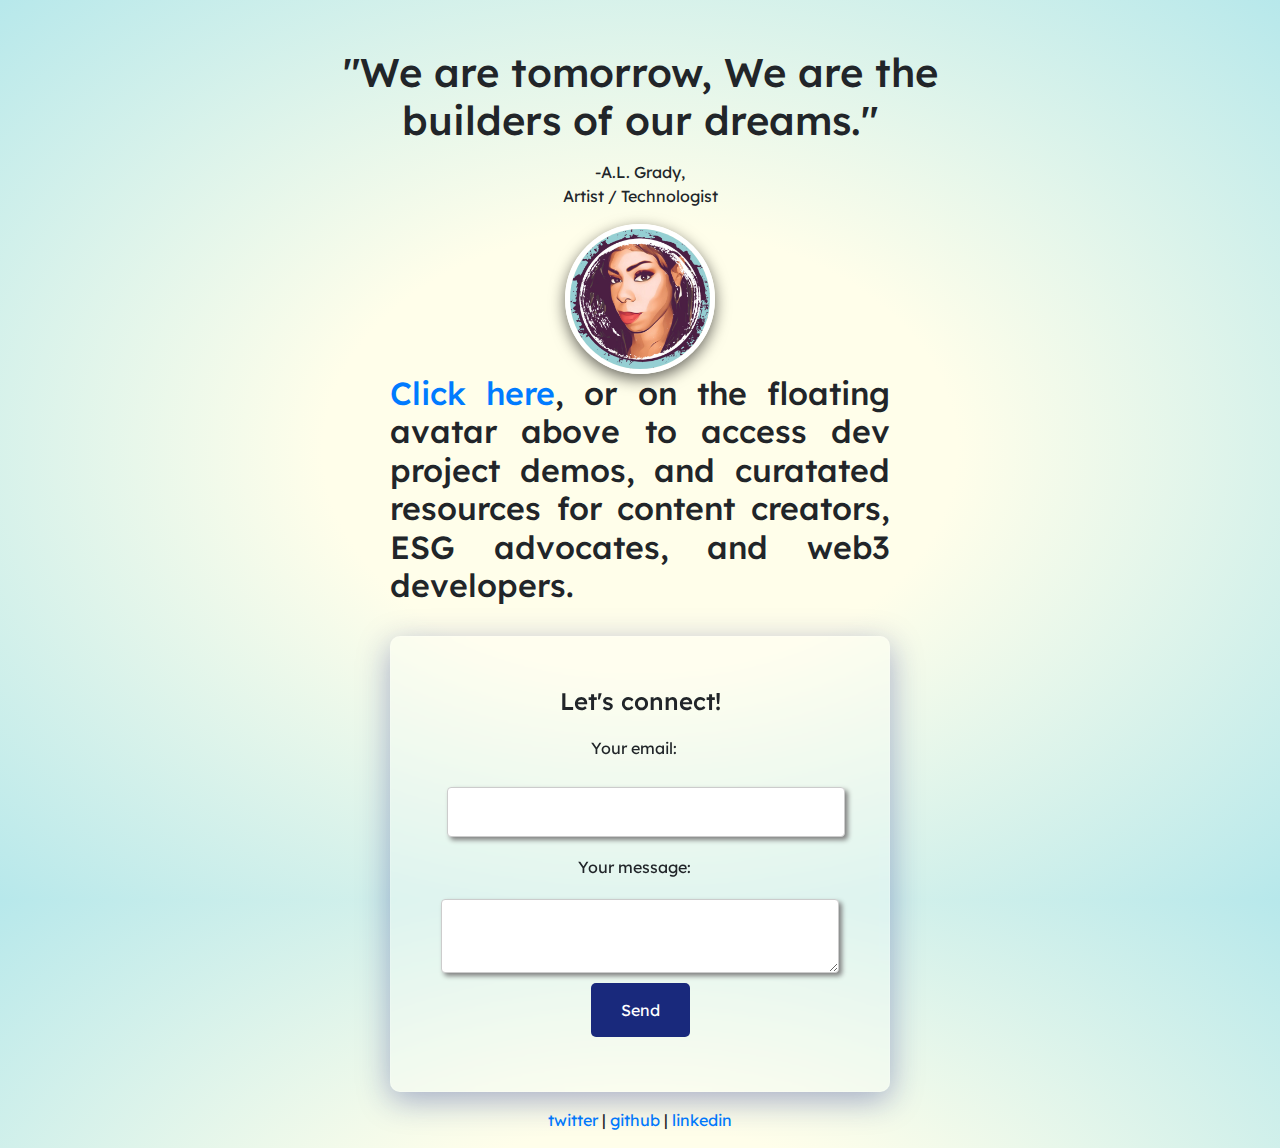
<file: index.html>
<!doctype html>
<html lang="en" class="h-100">
  <head>
    <meta name="p:domain_verify" content="a37f8c2efc40e29b6b9f67bc93266004"/>
    <meta charset="utf-8">
    <meta name="viewport" content="width=device-width, initial-scale=1.0">



    
    <meta name="description" content="contact asialakay, asia k">


    
 <link href="button.css" rel="stylesheet"> 


    
    <link href="wave.css" rel="stylesheet"> 

                <link href="avatar.css" rel="stylesheet">

     <link href="form.css" rel="stylesheet">

                <link href="sticky-footer.css" rel="stylesheet">

        <!-- bootstrap -->
<link rel="stylesheet" href="https://maxcdn.bootstrapcdn.com/bootstrap/4.0.0/css/bootstrap.min.css" integrity="sha384-Gn5384xqQ1aoWXA+058RXPxPg6fy4IWvTNh0E263XmFcJlSAwiGgFAW/dAiS6JXm" crossorigin="anonymous">


<style>
@import url('https://fonts.googleapis.com/css2?family=Aclonica&family=Lexend+Deca:wght@100&family=Righteous&display=swap');
  
body {
   font-family: 'Lexend Deca', sans-serif;

 

.glass {

}
  
/* Create three equal columns that floats next to each other */
.column {
  float: left;
  width: 33.33%;
  padding: 20px;
  height: 400px;
  font-size: 15px;
  font-family: 'Lexend Deca', sans-serif;/* Should be removed. Only for demonstration */
}

/* Clear floats after the columns */
.row:after {
  content: "";
  display: table;
  clear: both;
  width: 600px;
}

  
.output {
    font: 1rem 'Fira Sans', sans-serif;
}

input {
    margin: .4rem;
}
  
      .bd-placeholder-img {
        font-size: 1.125rem;
        -webkit-user-select: none;
        -moz-user-select: none;
        user-select: none;
      }

      @media (min-width: 768px) {
        .bd-placeholder-img-lg {
          font-size: 3.5rem;
        }
      }
    </style>
    <title>A.L. Grady - web3 ux / api integration / esg content curation </title>
  </head>

  
  <body class="d-flex flex-column h-100">



    
    <!-- begin page content  -->

<main class="flex-shrink-0">
  <div class="container">




    <center>
      <div style="width:600px;">
    <h1 class="mt-5">"We are tomorrow, We are the builders of our dreams."</h1><p></p>-A.L. Grady,<br> Artist / Technologist
        </div>
    <p class="lead">
      <!-- avatar -->
      
	<div class="avatar">
		<a href="https://almighty.link/asiak">
			<img src="avi.JPG" alt="asialakay" width="150px"/>
		</a>
  
	</div>
      <div style="width:500px; text-align: justify;">

        <h2><a href="https://almighty.link/asiak">Click here</a>, or on the floating avatar above to access dev project demos, and curatated resources for content creators, ESG advocates, and web3 developers. </h2>
        
      </div>
      <div>
        <br> 
<div style="padding: 50px; text-align: justify; width: 500px; background: rgba( 255, 255, 255, 0.25 );
box-shadow: 0 8px 32px 0 rgba( 31, 38, 135, 0.37 );
backdrop-filter: blur( 4px );
-webkit-backdrop-filter: blur( 4px );
border-radius: 10px;
border: 1px solid rgba( 255, 255, 255, 0.18 );" >


  

	
		 


  <!-- modify this form HTML and place wherever you want your form -->
  <h4 style="text-align:center;">
   Let's connect!</h4>

 <center>

<form
  action="https://formspree.io/f/myyobbkq"
  method="POST"
>
  <label>
    Your email:  </label>

    <input type="email" name="email">
  <label>
    Your message:  </label>

    <textarea name="message"></textarea>
  <!-- your other form fields go here -->
<button type="submit">Send</button></form>



   

   </center>
</div>
     
    
</div>
<!-- text content  -->
<p></p>
      <p style="text-size: 50px;">
      <center>


        
        <a href="https://twitter.com/asialakay">twitter</a> | <a href="https://github.com/asiakay">github</a> | <a href="https://www.linkedin.com/in/asia-lakay-grady-669762b3/">linkedin</a> 
        </center>
        </p>
  </p>
  </div>

</div>
  </main> 
    <!-- footer  -->
<!-- <a class="support" href="https://www.buymeacoffee.com/asialakay" target="_blank"><img src="https://img.buymeacoffee.com/button-api/?text=Buy me a Coffee&nbsp&emoji=&slug=marioduarte&button_colour=FF5F5F&font_colour=ffffff&font_family=Cookie&outline_colour=000000&coffee_colour=FFDD00"></a>
 -->



    
    <footer class="footer mt-auto py-3 bg-light" id="botnav">
  <div class="container">
    <span class="text-muted">Place sticky footer content here.</span>
  </div>
</footer>

    <!-- wave animation -->
    
<!-- <div class="ocean">
  <div class="wave"></div>
  <div class="wave"></div>
</div><!-- .ocean -->
<!--      -->
</body>
</file>
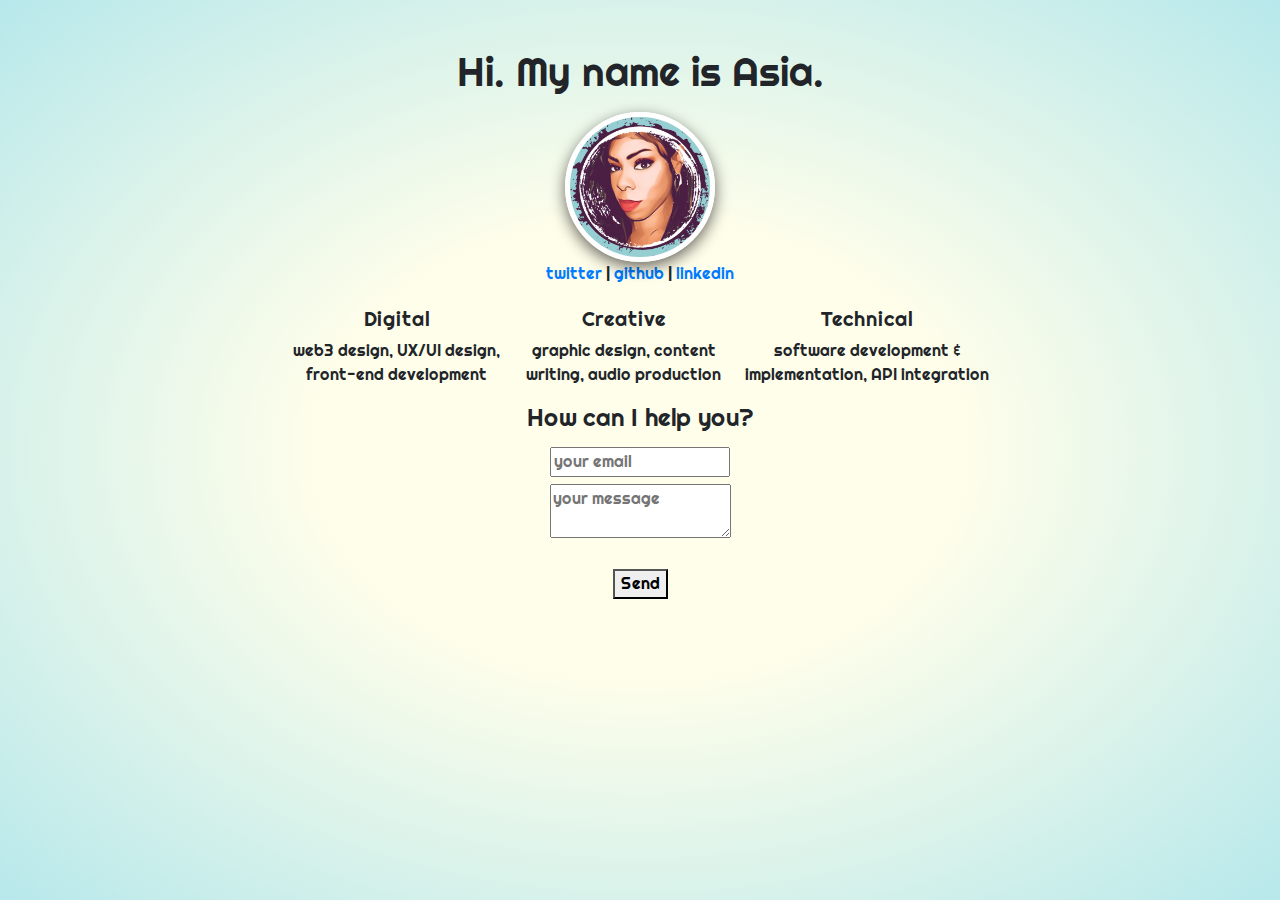
<file: almost.html>
<!doctype html>
<html lang="en" class="h-100">
  <head>
    <meta charset="utf-8">
    <meta name="viewport" content="width=device-width, initial-scale=1">
    <meta name="description" content="contact asialakay, asia k">




    
    <link href="wave.css" rel="stylesheet"> 

                <link href="avatar.css" rel="stylesheet">

                <link href="sticky-footer.css" rel="stylesheet">

        <!-- bootstrap -->
<link rel="stylesheet" href="https://maxcdn.bootstrapcdn.com/bootstrap/4.0.0/css/bootstrap.min.css" integrity="sha384-Gn5384xqQ1aoWXA+058RXPxPg6fy4IWvTNh0E263XmFcJlSAwiGgFAW/dAiS6JXm" crossorigin="anonymous">


<style>
@import url('https://fonts.googleapis.com/css2?family=Aclonica&family=Righteous&display=swap');
  
body {
   font-family: 'Righteous', cursive;

 

}

  
fieldset
{
  background-color:#CCC;
  max-width:800px;
  padding:16px;	
}
  
legend {
    background-color: #000;
    color: #fff;
    padding: 3px 6px;
}

.output {
    font: 1rem 'Fira Sans', sans-serif;
}

input {
    margin: .4rem;
}
  
      .bd-placeholder-img {
        font-size: 1.125rem;
        text-anchor: middle;
        -webkit-user-select: none;
        -moz-user-select: none;
        user-select: none;
      }

      @media (min-width: 768px) {
        .bd-placeholder-img-lg {
          font-size: 3.5rem;
        }
      }
    </style>
    
  </head>

  
  <body class="d-flex flex-column h-100">



    
    <!-- begin page content  -->

<main class="flex-shrink-0">
  <div class="container">




    <center>
    <h1 class="mt-5">Hi. My name is Asia.</h1>
    <p class="lead">
      <!-- avatar -->
      
	<div class="avatar">
		<a href="https://almighty.link/asiak">
			<img src="avi.JPG" alt="asialakay" width="150px"/>
		</a>
	</div>
<div>
      <a href="https://twitter.com/asialakay">twitter</a> | <a href="https://github.com/asiakay">github</a> | <a href="https://www.linkedin.com/in/asia-lakay-grady-669762b3/">linkedin</a> 
  
    
</div>
<!-- text content  -->
      
<div class="content">

 
 <table style="">
   <tr>
     <td><h5>Digital</h5> web3 design, UX/UI design, front-end development</td> <td><h5>Creative</h5>
graphic design, content writing, audio production</td> <td>  <h5>Technical</h5>
   software development & implementation, API integration </td>
   </tr>
     
 </table>
  

<p></p>

  <p></p>

 

		<!-- modify this form HTML and place wherever you want your form -->
  <h4>How can I help you?</h4>
<form
  action="https://formspree.io/f/xvolreeg"
  method="POST"
>
  
    <input type="email" name="email" placeholder="your email">
  <br>
    <textarea name="message" placeholder="your message"></textarea>
  <br>
  <!-- your other form fields go here -->
  <br>
  <button type="submit">Send</button>
</form>
		 
   
	</div>

    
    <br>
    
      </p>
    <p></p>
  </div>

</div>
  </main> 
    <!-- footer  -->
<!-- <a class="support" href="https://www.buymeacoffee.com/asialakay" target="_blank"><img src="https://img.buymeacoffee.com/button-api/?text=Buy me a Coffee&nbsp&emoji=&slug=marioduarte&button_colour=FF5F5F&font_colour=ffffff&font_family=Cookie&outline_colour=000000&coffee_colour=FFDD00"></a>
 -->



    
    <footer class="footer mt-auto py-3 bg-light" id="botnav">
  <div class="container">
    <span class="text-muted">Place sticky footer content here.</span>
  </div>
</footer>

    <!-- wave animation -->
    
<!-- <div class="ocean">
  <div class="wave"></div>
  <div class="wave"></div>
</div><!-- .ocean -->
<!--      -->
</body>
</file>
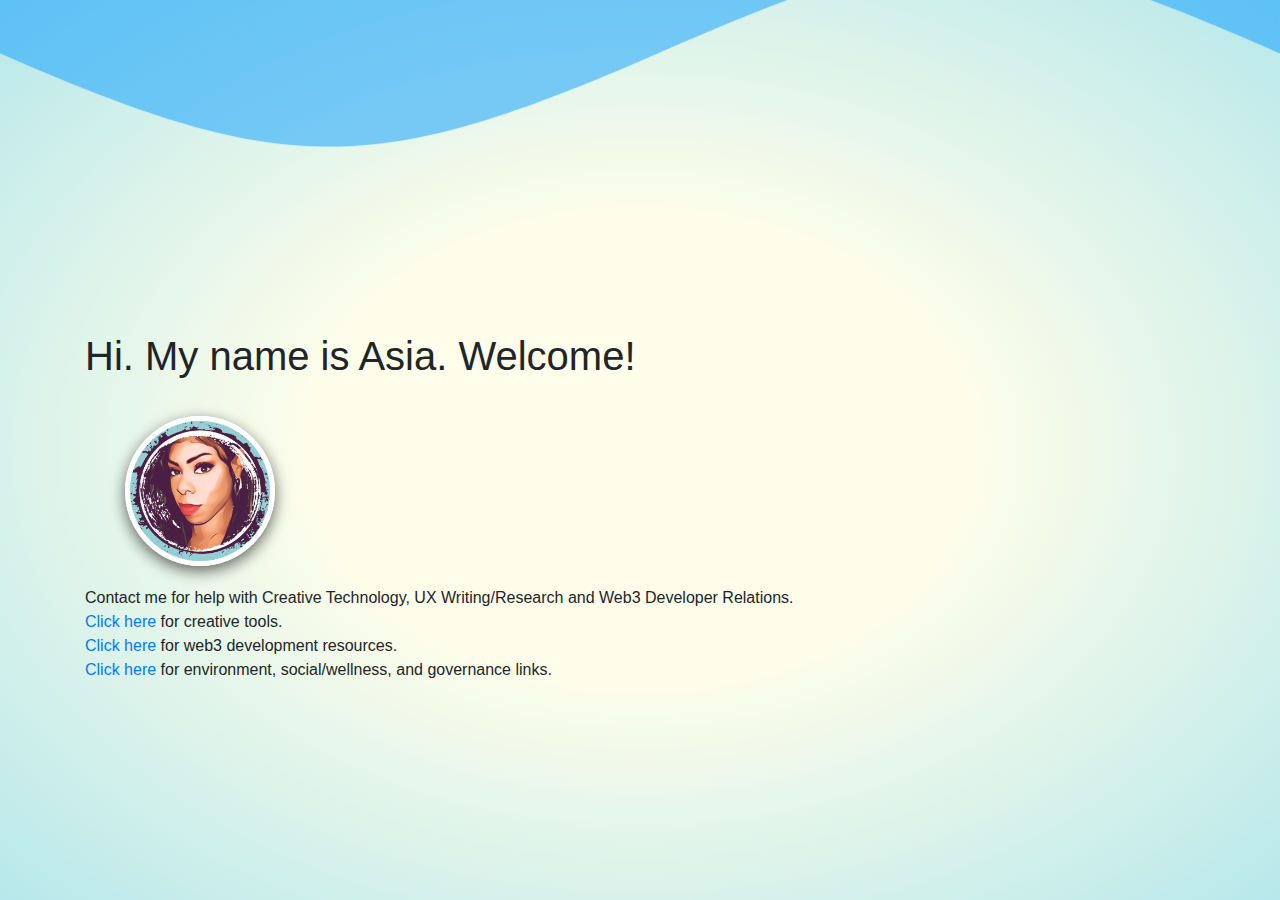
<file: bobble.html>
<!doctype html>
<html lang="en" class="h-100">
  <head>
    <meta charset="utf-8">
    <meta name="viewport" content="width=device-width, initial-scale=1">
    <meta name="description" content="">
            <link href="style.css" rel="stylesheet">

      <link href="modal.css" rel="stylesheet">
    
            <link href="wave.css" rel="stylesheet">

                <link href="avatar.css" rel="stylesheet">

                <link href="sticky-footer.css" rel="stylesheet">

        <!-- bootstrap -->
<link rel="stylesheet" href="https://maxcdn.bootstrapcdn.com/bootstrap/4.0.0/css/bootstrap.min.css" integrity="sha384-Gn5384xqQ1aoWXA+058RXPxPg6fy4IWvTNh0E263XmFcJlSAwiGgFAW/dAiS6JXm" crossorigin="anonymous">



<style>
      .bd-placeholder-img {
        font-size: 1.125rem;
        text-anchor: middle;
        -webkit-user-select: none;
        -moz-user-select: none;
        user-select: none;
      }

      @media (min-width: 768px) {
        .bd-placeholder-img-lg {
          font-size: 3.5rem;
        }
      }
    </style>
    
  </head>

  
  <body class="d-flex flex-column h-100">
<svg viewbox="0 100 1440 320" xmlns="http://www.w3.org/2000/svg">
  <defs>
    <style type="text/css">
      .wave {
        animation: wave 8s linear infinite;
      }

      .wave1 {
        animation: wave1 10s linear infinite;
      }

      .wave2 {
        animation: wave2 12s linear infinite;
      }

      @keyframes wave {
        0% {
          transform: translateX(0%);
        }

        100% {
          transform: translateX(100%);
        }
      }

      @keyframes wave1 {
        0% {
          transform: scaleY(1.2) translateX(0%);
        }

        100% {
          transform: scaleY(1.2) translateX(100%);
        }
      }

      @keyframes wave2 {
        0% {
          transform: scaleY(.8) translateX(0%);
        }

        100% {
          transform: scaleY(.8) translateX(100%);
        }
      }
    </style>
    <path id='sineWave' fill="#0099ff" fill-opacity="0.2" d="M0,160 C320,300,420,300,740,160 C1060,20,1120,20,1440,160 V0 H0" />
  </defs>
  <use class="wave" href="#sineWave" />
  <use class="wave" x="-100%" href="#sineWave" />
  <use class="wave1" href="#sineWave" />
  <use class="wave1" x="-100%" href="#sineWave" />
  <use class="wave2" href="#sineWave" />
  <use class="wave2" x="-100%" href="#sineWave" />
</svg>


    
    <!-- begin page content  -->


<main class="flex-shrink-0">
  <div class="container">
    <h1 class="mt-5">Hi. My name is Asia. Welcome!</h1>
    <p class="lead">
      

<!-- text content  -->
<div class="content">
<!-- avatar -->
      
	<div class="avatar">
		<a href="https://almighty.link/asiak">
			<img src="avi.JPG" alt="asialakay" width="150px"/>
		</a>
	</div>		<!-- .avatar -->


  
	</div>

    	<!-- Button HTML (to Trigger Modal) -->
Contact me for help with Creative Technology, UX Writing/Research and Web3 Developer Relations. 
    <br>
   


    
<a href="https://padlet.com/asialakay/ut5ofk1704pjygy7">Click here</a> for creative tools.<br>
    <a href="https://padlet.com/asialakay/loz0p1k78g4zv592">Click here</a> for web3 development resources. 
    <br>
    <a href="https://padlet.com/asialakay/fvc9yi3h4932">Click here</a> for environment, social/wellness, and governance links.<br> 
      </p>
    <p></p>
  </div>
</main>
</div>

    <!-- footer  -->
<!-- <a class="support" href="https://www.buymeacoffee.com/asialakay" target="_blank"><img src="https://img.buymeacoffee.com/button-api/?text=Buy me a Coffee&nbsp&emoji=&slug=marioduarte&button_colour=FF5F5F&font_colour=ffffff&font_family=Cookie&outline_colour=000000&coffee_colour=FFDD00"></a> -->




    
    <footer class="footer mt-auto py-3 bg-light" id="botnav">
  <div class="container">
    <span class="text-muted">Place sticky footer content here.</span>
  </div>
</footer>

    <!-- wave animation -->
    
<!-- <div class="ocean">
  <div class="wave"></div>
  <div class="wave"></div>
</div><!-- .ocean -->
<!--      -->
</body>
</file>
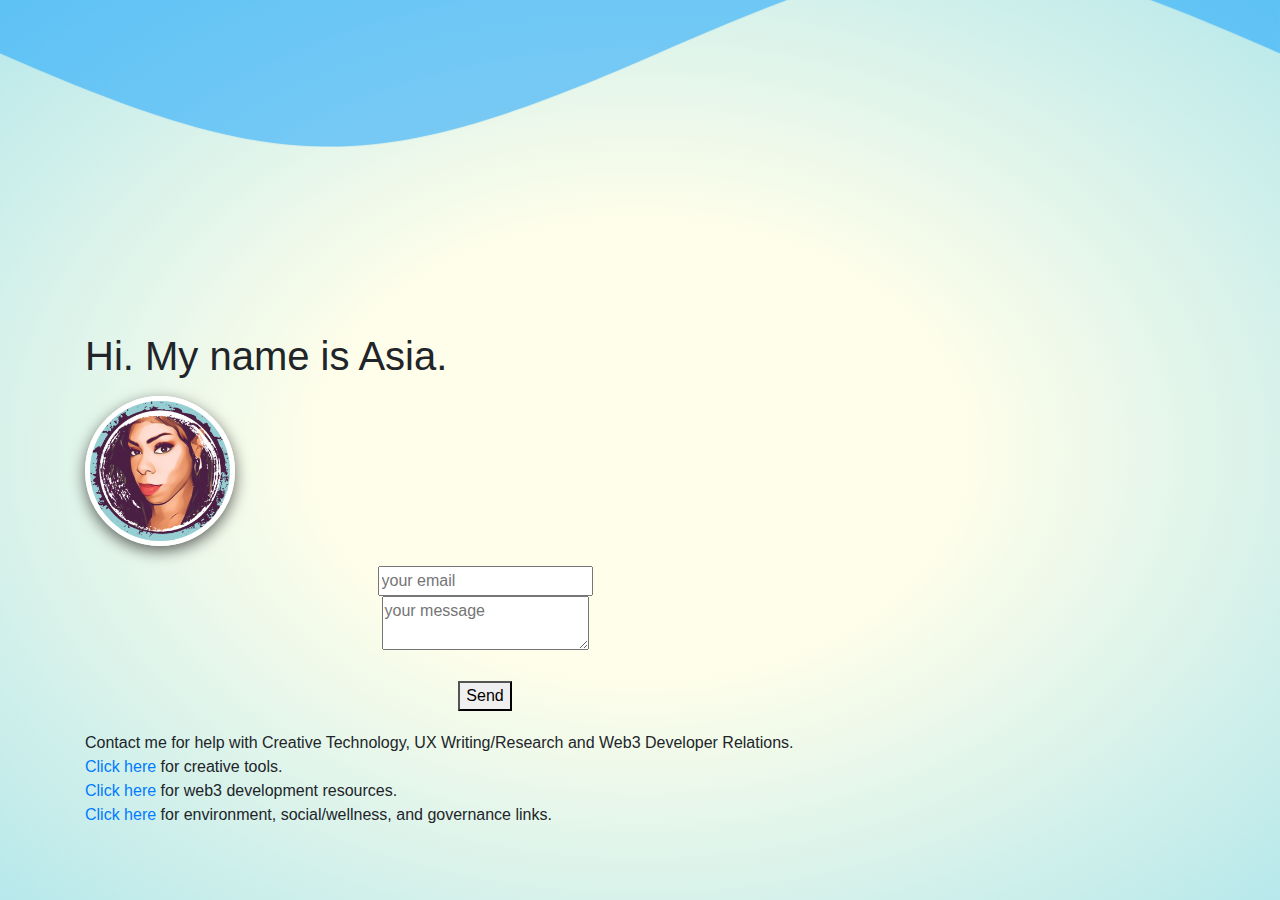
<file: og-index.html>
<!doctype html>
<html lang="en" class="h-100">
  <head>
    <meta charset="utf-8">
    <meta name="viewport" content="width=device-width, initial-scale=1">
    <meta name="description" content="">
            <link href="wave.css" rel="stylesheet">

                <link href="avatar.css" rel="stylesheet">

                <link href="sticky-footer.css" rel="stylesheet">

        <!-- bootstrap -->
<link rel="stylesheet" href="https://maxcdn.bootstrapcdn.com/bootstrap/4.0.0/css/bootstrap.min.css" integrity="sha384-Gn5384xqQ1aoWXA+058RXPxPg6fy4IWvTNh0E263XmFcJlSAwiGgFAW/dAiS6JXm" crossorigin="anonymous">


<style>
      .bd-placeholder-img {
        font-size: 1.125rem;
        text-anchor: middle;
        -webkit-user-select: none;
        -moz-user-select: none;
        user-select: none;
      }

      @media (min-width: 768px) {
        .bd-placeholder-img-lg {
          font-size: 3.5rem;
        }
      }
    </style>
    
  </head>

  
  <body class="d-flex flex-column h-100">
<svg viewbox="0 100 1440 320" xmlns="http://www.w3.org/2000/svg">
  <defs>
    <style type="text/css">
      .wave {
        animation: wave 8s linear infinite;
      }

      .wave1 {
        animation: wave1 10s linear infinite;
      }

      .wave2 {
        animation: wave2 12s linear infinite;
      }

      @keyframes wave {
        0% {
          transform: translateX(0%);
        }

        100% {
          transform: translateX(100%);
        }
      }

      @keyframes wave1 {
        0% {
          transform: scaleY(1.2) translateX(0%);
        }

        100% {
          transform: scaleY(1.2) translateX(100%);
        }
      }

      @keyframes wave2 {
        0% {
          transform: scaleY(.8) translateX(0%);
        }

        100% {
          transform: scaleY(.8) translateX(100%);
        }
      }
    </style>
    <path id='sineWave' fill="#0099ff" fill-opacity="0.2" d="M0,160 C320,300,420,300,740,160 C1060,20,1120,20,1440,160 V0 H0" />
  </defs>
  <use class="wave" href="#sineWave" />
  <use class="wave" x="-100%" href="#sineWave" />
  <use class="wave1" href="#sineWave" />
  <use class="wave1" x="-100%" href="#sineWave" />
  <use class="wave2" href="#sineWave" />
  <use class="wave2" x="-100%" href="#sineWave" />
</svg>


    
    <!-- begin page content  -->


<main class="flex-shrink-0">
  <div class="container">
    <h1 class="mt-5">Hi. My name is Asia.</h1>
    <p class="lead">
      <!-- avatar -->
      
	<div class="avatar">
		<a href="https://almighty.link/asiak">
			<img src="avi.JPG" alt="asialakay" width="150px"/>
		</a>
	</div>

<!-- text content  -->
<div class="content">
		<!-- modify this form HTML and place wherever you want your form -->
<form
  action="https://formspree.io/f/xvolreeg"
  method="POST"
>
  
    <input type="email" name="email" placeholder="your email">
  <br>
    <textarea name="message" placeholder="your message"></textarea>
  <br>
  <!-- your other form fields go here -->
  <br>
  <button type="submit">Send</button>
</form>
		
	</div>

    
    Contact me for help with Creative Technology, UX Writing/Research and Web3 Developer Relations. 
    <br>
<a href="https://padlet.com/asialakay/ut5ofk1704pjygy7">Click here</a> for creative tools.<br>
    <a href="https://padlet.com/asialakay/loz0p1k78g4zv592">Click here</a> for web3 development resources. 
    <br>
    <a href="https://padlet.com/asialakay/fvc9yi3h4932">Click here</a> for environment, social/wellness, and governance links.<br> 
      </p>
    <p></p>
  </div>
</main>
</div>

    <!-- footer  -->
<!-- <a class="support" href="https://www.buymeacoffee.com/asialakay" target="_blank"><img src="https://img.buymeacoffee.com/button-api/?text=Buy me a Coffee&nbsp&emoji=&slug=marioduarte&button_colour=FF5F5F&font_colour=ffffff&font_family=Cookie&outline_colour=000000&coffee_colour=FFDD00"></a>
 -->



    
    <footer class="footer mt-auto py-3 bg-light" id="botnav">
  <div class="container">
    <span class="text-muted">Place sticky footer content here.</span>
  </div>
</footer>

    <!-- wave animation -->
    
<!-- <div class="ocean">
  <div class="wave"></div>
  <div class="wave"></div>
</div><!-- .ocean -->
<!--      -->
</body>
</file>
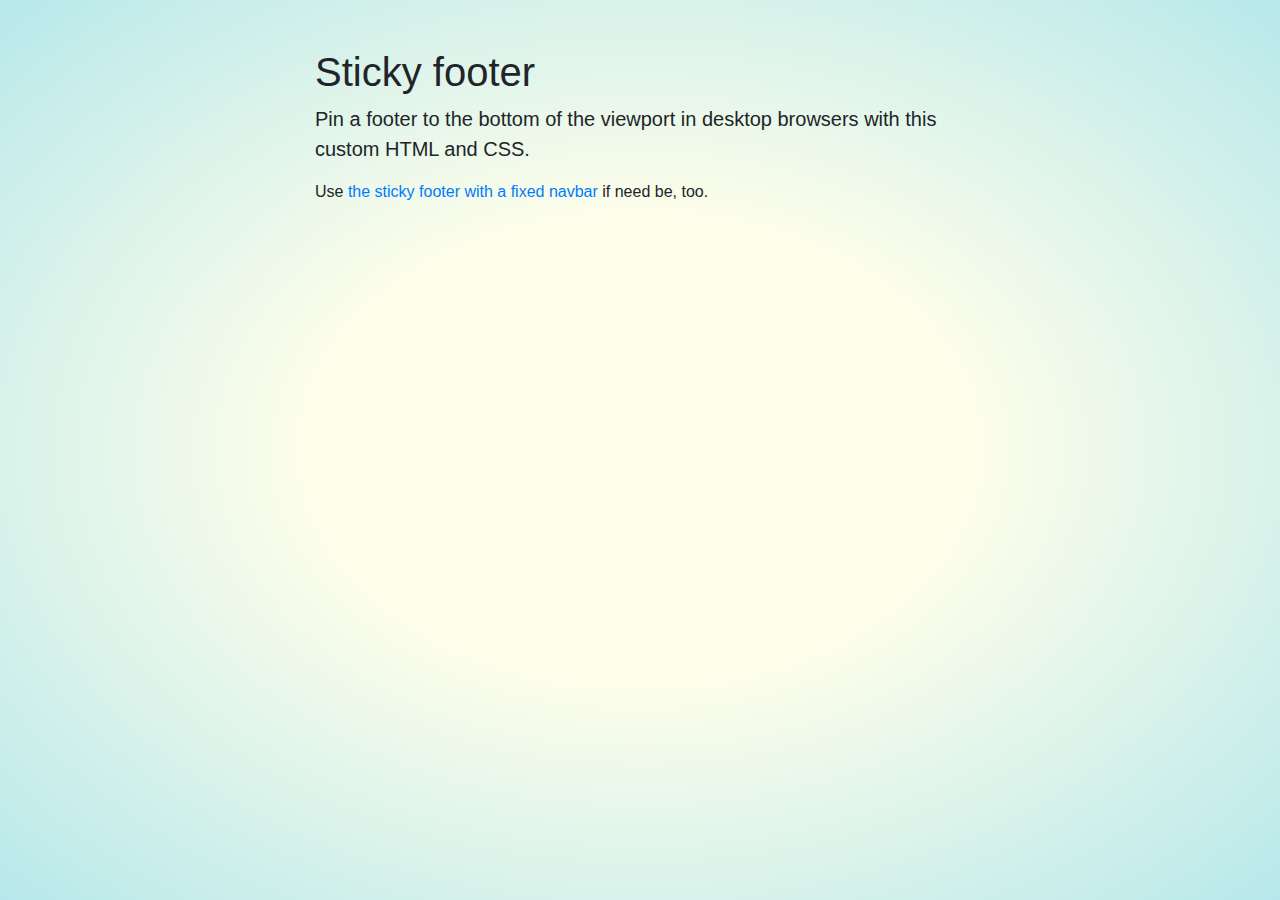
<file: sticky-footer.html>
<!doctype html>
<html lang="en" class="h-100">
  <head>
    <meta charset="utf-8">
    <meta name="viewport" content="width=device-width, initial-scale=1">
    <meta name="description" content="">
    <meta name="author" content="Asia K, Mark Otto, Jacob Thornton, and Bootstrap contributors">
    <meta name="generator" content="Hugo 0.88.1">
    <title>AsiaLakay.Net</title>

    <link rel="canonical" href="https://getbootstrap.com/docs/5.1/examples/sticky-footer/">

    

    <!-- bootstrap -->
<link rel="stylesheet" href="https://maxcdn.bootstrapcdn.com/bootstrap/4.0.0/css/bootstrap.min.css" integrity="sha384-Gn5384xqQ1aoWXA+058RXPxPg6fy4IWvTNh0E263XmFcJlSAwiGgFAW/dAiS6JXm" crossorigin="anonymous">

    <style>
      .bd-placeholder-img {
        font-size: 1.125rem;
        text-anchor: middle;
        -webkit-user-select: none;
        -moz-user-select: none;
        user-select: none;
      }

      @media (min-width: 768px) {
        .bd-placeholder-img-lg {
          font-size: 3.5rem;
        }
      }
    </style>

    
    <!-- Custom styles for this template -->
    <link href="sticky-footer.css" rel="stylesheet">

        <link href="wave.css" rel="stylesheet">

    
  </head>
  <body class="d-flex flex-column h-100">




    
<!-- Begin page content -->




    
<main class="flex-shrink-0">
  <div class="container">
    <h1 class="mt-5">Sticky footer</h1>
    <p class="lead">Pin a footer to the bottom of the viewport in desktop browsers with this custom HTML and CSS.</p>
    <p>Use <a href="../examples/sticky-footer-navbar/">the sticky footer with a fixed navbar</a> if need be, too.</p>
  </div>
</main>

<footer class="footer mt-auto py-3 bg-light" id="botnav">
  <div class="container">
    <span class="text-muted">Place sticky footer content here.</span>
  </div>
</footer>


    
  </body>
</html>
</file>
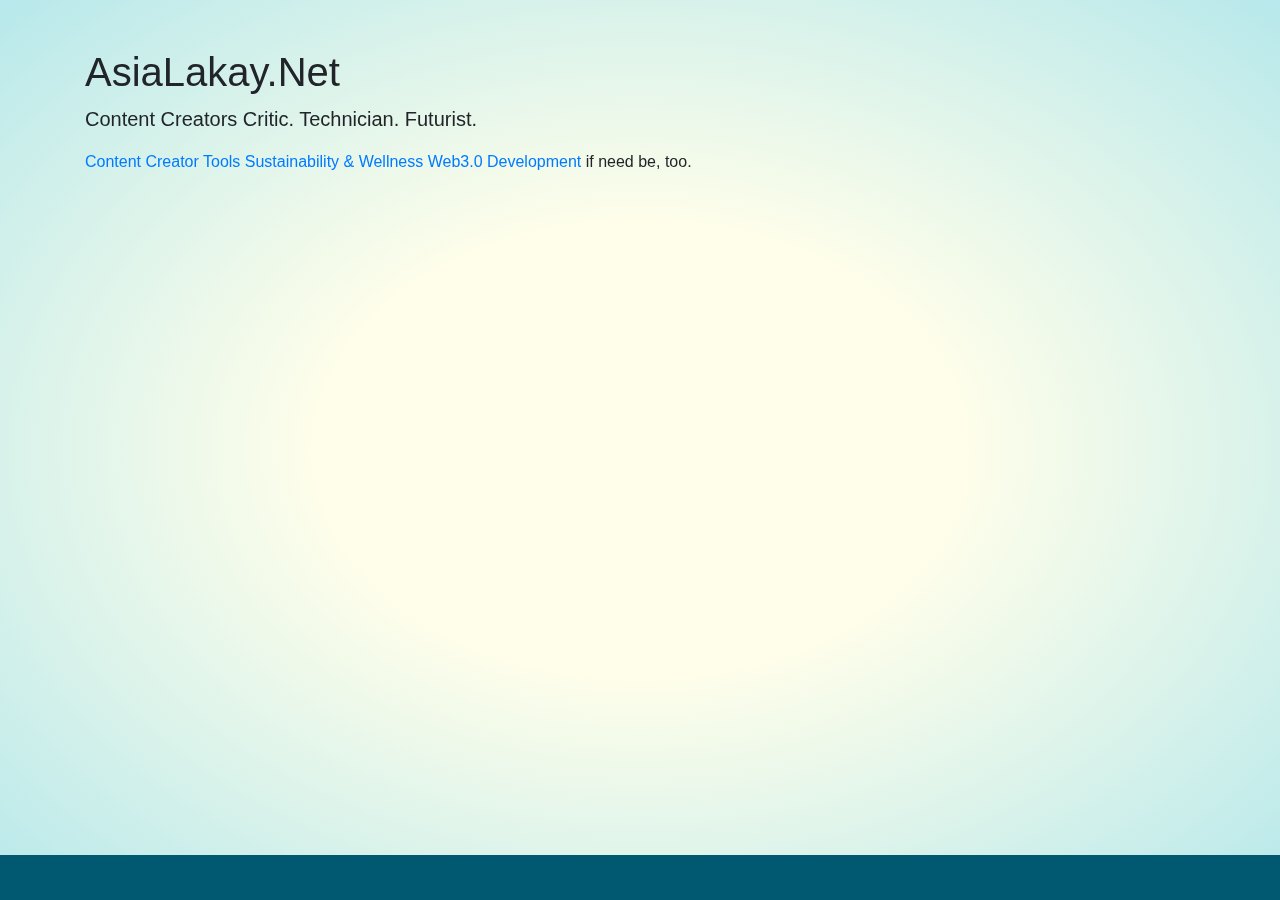
<file: twitch-test.html>
<!doctype html>
<html lang="en" class="h-100">
  <head>
    <meta charset="utf-8">
    <meta name="viewport" content="width=device-width, initial-scale=1">
    <meta name="description" content="">
            <link href="wave.css" rel="stylesheet">

                <link href="sticky-footer.css" rel="stylesheet">

        <!-- bootstrap -->
<link rel="stylesheet" href="https://maxcdn.bootstrapcdn.com/bootstrap/4.0.0/css/bootstrap.min.css" integrity="sha384-Gn5384xqQ1aoWXA+058RXPxPg6fy4IWvTNh0E263XmFcJlSAwiGgFAW/dAiS6JXm" crossorigin="anonymous">


<style>
      .bd-placeholder-img {
        font-size: 1.125rem;
        text-anchor: middle;
        -webkit-user-select: none;
        -moz-user-select: none;
        user-select: none;
      }

      @media (min-width: 768px) {
        .bd-placeholder-img-lg {
          font-size: 3.5rem;
        }
      }
    </style>
    
  </head>

  
  <body class="d-flex flex-column h-100">



    
    <!-- begin page content  -->


<main class="flex-shrink-0">
  <div class="container">
    <h1 class="mt-5">AsiaLakay.Net</h1>
    <p class="lead">Content Creators  Critic. Technician. Futurist.   
      </p>

    <!-- Add a placeholder for the Twitch embed -->
    <div id="twitch-embed"></div>

    <!-- Load the Twitch embed JavaScript file -->
    <script src="https://embed.twitch.tv/embed/v1.js"></script>

    <!-- Create a Twitch.Embed object that will render within the "twitch-embed" element -->
    <script type="text/javascript">
      new Twitch.Embed("twitch-embed", {
        width: 854,
        height: 480,
        channel: "bb_fabbliss",
        // Only needed if this page is going to be embedded on other websites
        parent: ["embed.example.com", "othersite.example.com"]
      });
    </script>



    
    <p><a href="https://padlet.com/asialakay/ut5ofk1704pjygy7">Content Creator Tools</a> 

        <a href="https://padlet.com/asialakay/fvc9yi3h4932">Sustainability & Wellness</a>
  <a href="https://padlet.com/asialakay/loz0p1k78g4zv592">Web3.0 Development</a> if need be, too.</p>
  </div>
</main>


    <!-- footer  -->

    <footer class="footer mt-auto py-3 bg-light" id="botnav">
  <div class="container">
    <span class="text-muted">Place sticky footer content here.</span>
  </div>
</footer>

    <!-- wave animation -->
    
<div class="ocean">
  <div class="wave"></div>
  <div class="wave"></div>
</div><!-- .ocean -->
    
</body>
</file>
<file: button.css>
button,
      button[type=submit] {
        background-color: #19297C;
        border: none;
        border-radius: 5px;

        color: #fff;
        padding: 15px 30px;
        text-decoration: none;
        margin: 4px 2px;
        cursor: pointer;
      }
</file>
<file: wave.css>
// best seen at 1500px or less

html, body { height: 100%; }
body {
  background:radial-gradient(ellipse at center, rgba(255,254,234,1) 0%, rgba(255,254,234,1) 35%, #B7E8EB 100%);
 /*  overflow: hidden; */
}

.ocean { 
  height: 5%;
  width:100%;
  position:absolute;
  bottom:0;
  left:0;
  background: #015871;
  z-index: -100;
}

.wave {
  background: url(https://s3-us-west-2.amazonaws.com/s.cdpn.io/85486/wave.svg) repeat-x; 
  position: absolute;
  top: -198px;
  width: 6400px;
  height: 198px;
  animation: wave 7s cubic-bezier( 0.36, 0.45, 0.63, 0.53) infinite;
  transform: translate3d(0, 0, 0);
}

.wave:nth-of-type(2) {
  top: -175px;
  animation: wave 7s cubic-bezier( 0.36, 0.45, 0.63, 0.53) -.125s infinite, swell 7s ease -1.25s infinite;
  opacity: 1;
}

@keyframes wave {
  0% {
    margin-left: 0;
  }
  100% {
    margin-left: -1600px;
  }
}

@keyframes swell {
  0%, 100% {
    transform: translate3d(0,-25px,0);
  }
  50% {
    transform: translate3d(0,5px,0);
  }
}
</file>
<file: avatar.css>
.avatar {
	width: 150px;
	height: 150px;
	box-sizing: border-box;
	border: 5px white solid;
	border-radius: 50%;
	overflow: hidden;
	box-shadow: 0 5px 15px 0px rgba(0,0,0,0.6);
	transform: translatey(0px);
	animation: float 6s ease-in-out infinite;
	img { width: 100%; height: auto; }
}

span a {
	font-size: 18px;
	color: #cccccc;
	text-decoration: none;
	margin: 0 10px;
	transition: all 0.4s ease-in-out;
	&:hover {
		color: #ffffff;
	}
}

@keyframes float {
	0% {
		box-shadow: 0 5px 15px 0px rgba(0,0,0,0.6);
		transform: translatey(0px);
	}
	50% {
		box-shadow: 0 25px 15px 0px rgba(0,0,0,0.2);
		transform: translatey(-20px);
	}
	100% {
		box-shadow: 0 5px 15px 0px rgba(0,0,0,0.6);
		transform: translatey(0px);
	}
}

.content {
	width: 100%;
	max-width: 800px;
	padding: 20px 40px 20px 40px;
	box-sizing: border-box;
	text-align: center;
}

.support {
	display: inline-block;
	position: fixed;
	bottom: 10px;
	left: 10px;
	width: 20vw;
	max-width: 250px;
	min-width: 200px;
	z-index: 9;
	img {
		width: 100%;
		height: auto;
	}
}
</file>
<file: form.css>
* {
  box-sizing: border-box;
}



input[type=text], select, textarea {
  width: 100%;
  padding: 12px;
  border: 1px solid #ccc;
  border-radius: 4px;
  resize: vertical;
    box-shadow: 3px 3px 5px grey;

}

input[type=email], select, textarea {
  width: 100%;
  padding: 12px;
  border: 1px solid #ccc;
  border-radius: 4px;
  resize: vertical;
    box-shadow: 3px 3px 5px grey;

}


label {
  padding: 12px 12px 12px 0;
  display: inline-block;
}

input[type=submit] {
  background-color: #047BFD;
  color: white;
  padding: 12px 20px;
  border: none;
  border-radius: 4px;
  cursor: pointer;
  float: right;
  width: 100%;
}

input[type=submit]:hover {
  
}

.container {
  border-radius: 5px;
  
  padding: 20px;
}

.col-25 {
  float: left;
  width: 25%;
  margin-top: 6px;
}

.col-75 {
  float: left;
  width: 75%;
  margin-top: 6px;
}

/* Clear floats after the columns */
.row:after {
  content: "";
  display: table;
  clear: both;
}

/* Responsive layout - when the screen is less than 600px wide, make the two columns stack on top of each other instead of next to each other */
@media screen and (max-width: 600px) {
  .col-25, .col-75, input[type=submit] {
    width: 80%;
    margin-top: 0;
  }
}
</file>
<file: sticky-footer.css>
/* Custom page CSS
-------------------------------------------------- */
/* Not required for template or sticky footer method. */

.container {
  width: auto;
  max-width: 680px;
  padding: 0 15px;
  z-index: 200;
}

#botnav {
  z-index: 200;
  width: 100%;
  display: none;
}
</file>
<file: style.css>
@import url('https://fonts.googleapis.com/css2?family=Barriecito&family=Expletus+Sans&family=Megrim&family=News+Cycle&display=swap');

/* https://fonts.google.com/share?selection.family=Megrim */
body,
html {
	height: 100%;
	margin: 0;
	padding: 0;}

.jumbotron {
    font-family: 'Barriecito', cursive;
}
svg {
  width: 100%;
}

.title {
  font-family: 'Megrim', cursive;
  font-size: 3em;

}

.desc {
  font-family: 'Expletus Sans', cursive;
  font-size: 1em;
  text-decoration: underline;
}

/* .center1 {
  color: black;
  display: flex;
  justify-content: center;
  align-items: center;
  height: 100px;
  border: 0px solid green;
  font-family: 'News Cycle', sans-serif;
  font-size: 3em;
} */

/* .center2 {
  color: black;
  display: flex;
  justify-content: center;
  align-items: center;
  height: 50px;
  border: 0px solid green;
  font-family: 'News Cycle', sans-serif;
  font-size: 1em;
} */

.footer {
   position: fixed;
   left: 0;
   bottom: 0;
   width: 100%;
   background-color: #6D757E;
   color: white;
   text-align: center;
   font-size: 3em;
}

#botnav {
  z-index: 200;
  width: 100%;
  display: none;
}
</file>
<file: modal.css>
body {
	font-family: 'Varela Round', sans-serif;
}
.modal-login {		
	color: #636363;
	width: 350px;
}
.modal-login .modal-content {
	padding: 20px;
	border-radius: 5px;
	border: none;
}
.modal-login .modal-header {
	border-bottom: none;   
	position: relative;
	justify-content: center;
}
.modal-login h4 {
	text-align: center;
	font-size: 26px;
	margin: 30px 0 -15px;
}
.modal-login .form-control:focus {
	border-color: #70c5c0;
}
.modal-login .form-control, .modal-login .btn {
	min-height: 40px;
	border-radius: 3px; 
}
.modal-login .close {
	position: absolute;
	top: -5px;
	right: -5px;
}	
.modal-login .modal-footer {
	background: #ecf0f1;
	border-color: #dee4e7;
	text-align: center;
	justify-content: center;
	margin: 0 -20px -20px;
	border-radius: 5px;
	font-size: 13px;
}
.modal-login .modal-footer a {
	color: #999;
}		
.modal-login .avatar {
	position: absolute;
	margin: 0 auto;
	left: 0;
	right: 0;
	top: -70px;
	width: 95px;
	height: 95px;
	border-radius: 50%;
	z-index: 9;
	background: #60c7c1;
	padding: 15px;
	box-shadow: 0px 2px 2px rgba(0, 0, 0, 0.1);
}
.modal-login .avatar img {
	width: 100%;
}
.modal-login.modal-dialog {
	margin-top: 80px;
}
.modal-login .btn, .modal-login .btn:active {
	color: #fff;
	border-radius: 4px;
	background: #60c7c1 !important;
	text-decoration: none;
	transition: all 0.4s;
	line-height: normal;
	border: none;
}
.modal-login .btn:hover, .modal-login .btn:focus {
	background: #45aba6 !important;
	outline: none;
}
.trigger-btn {
	display: inline-block;
	margin: 100px auto;
}
</file>
